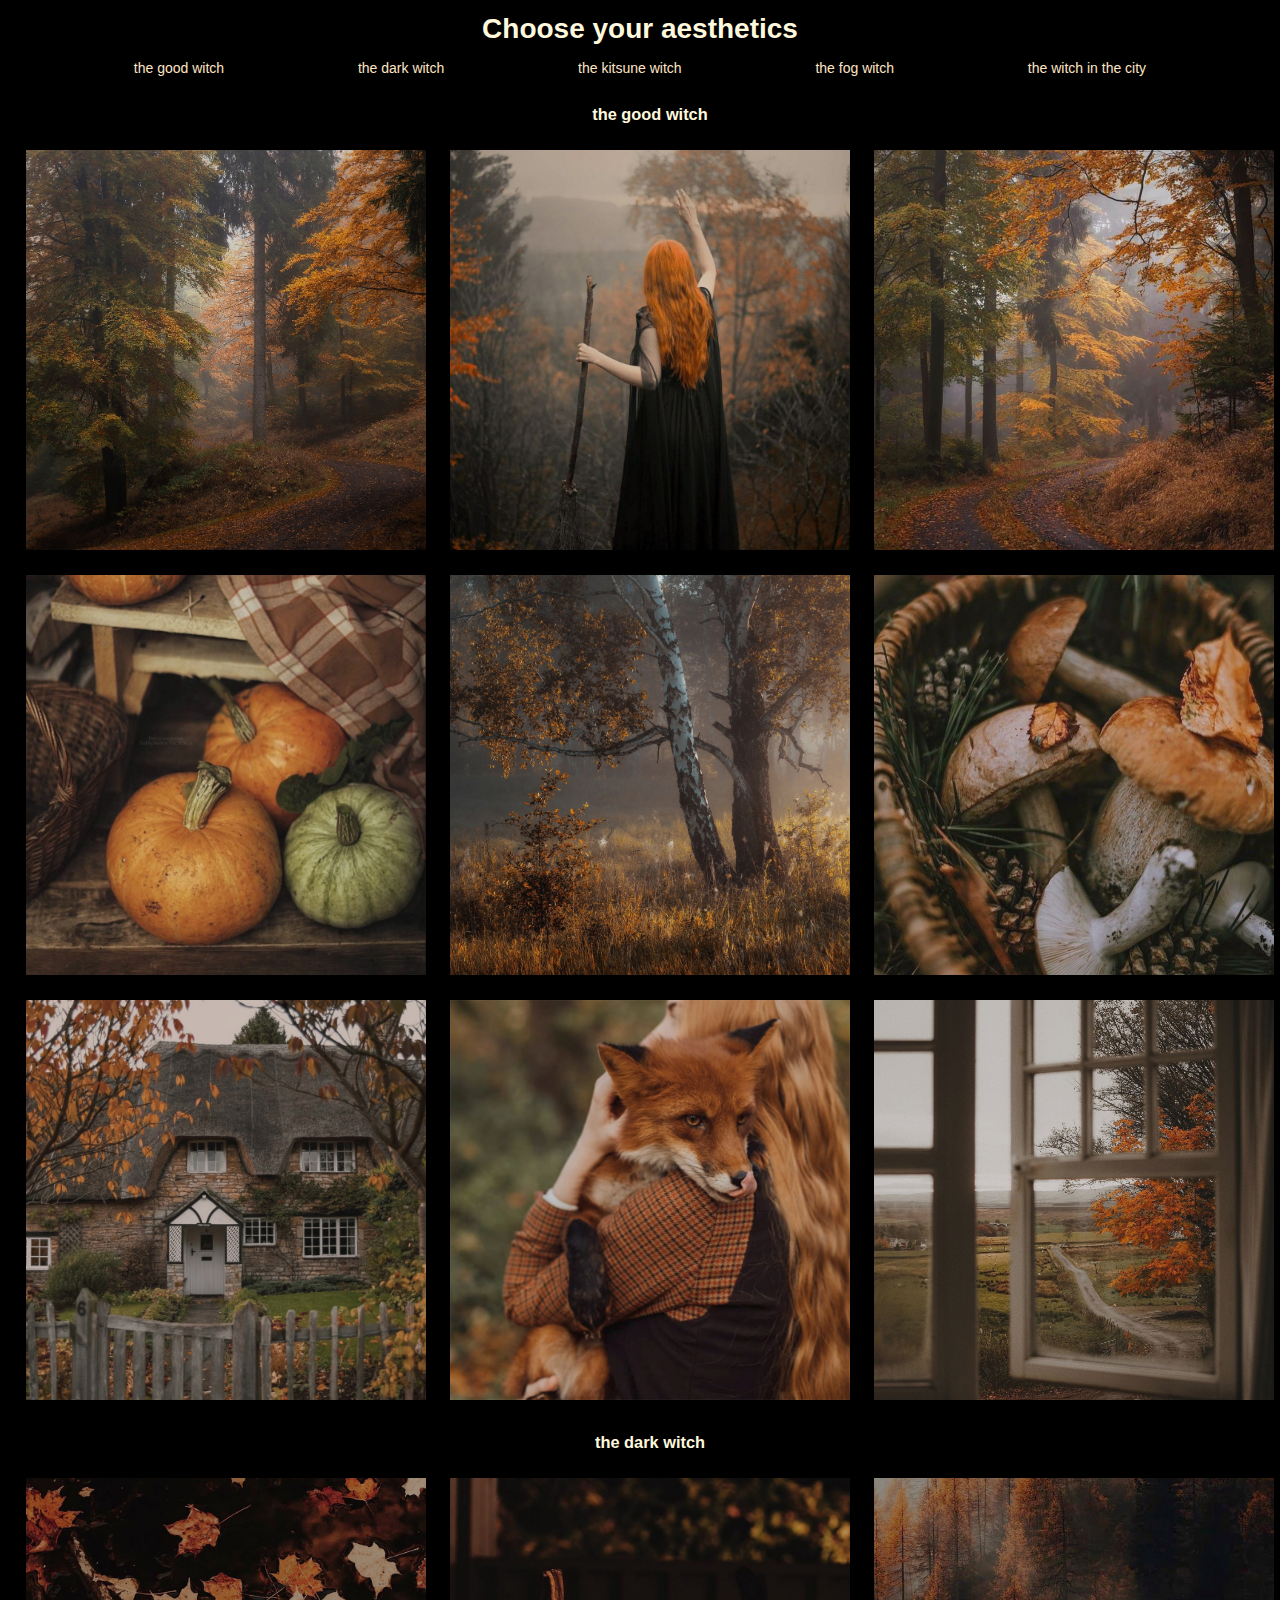
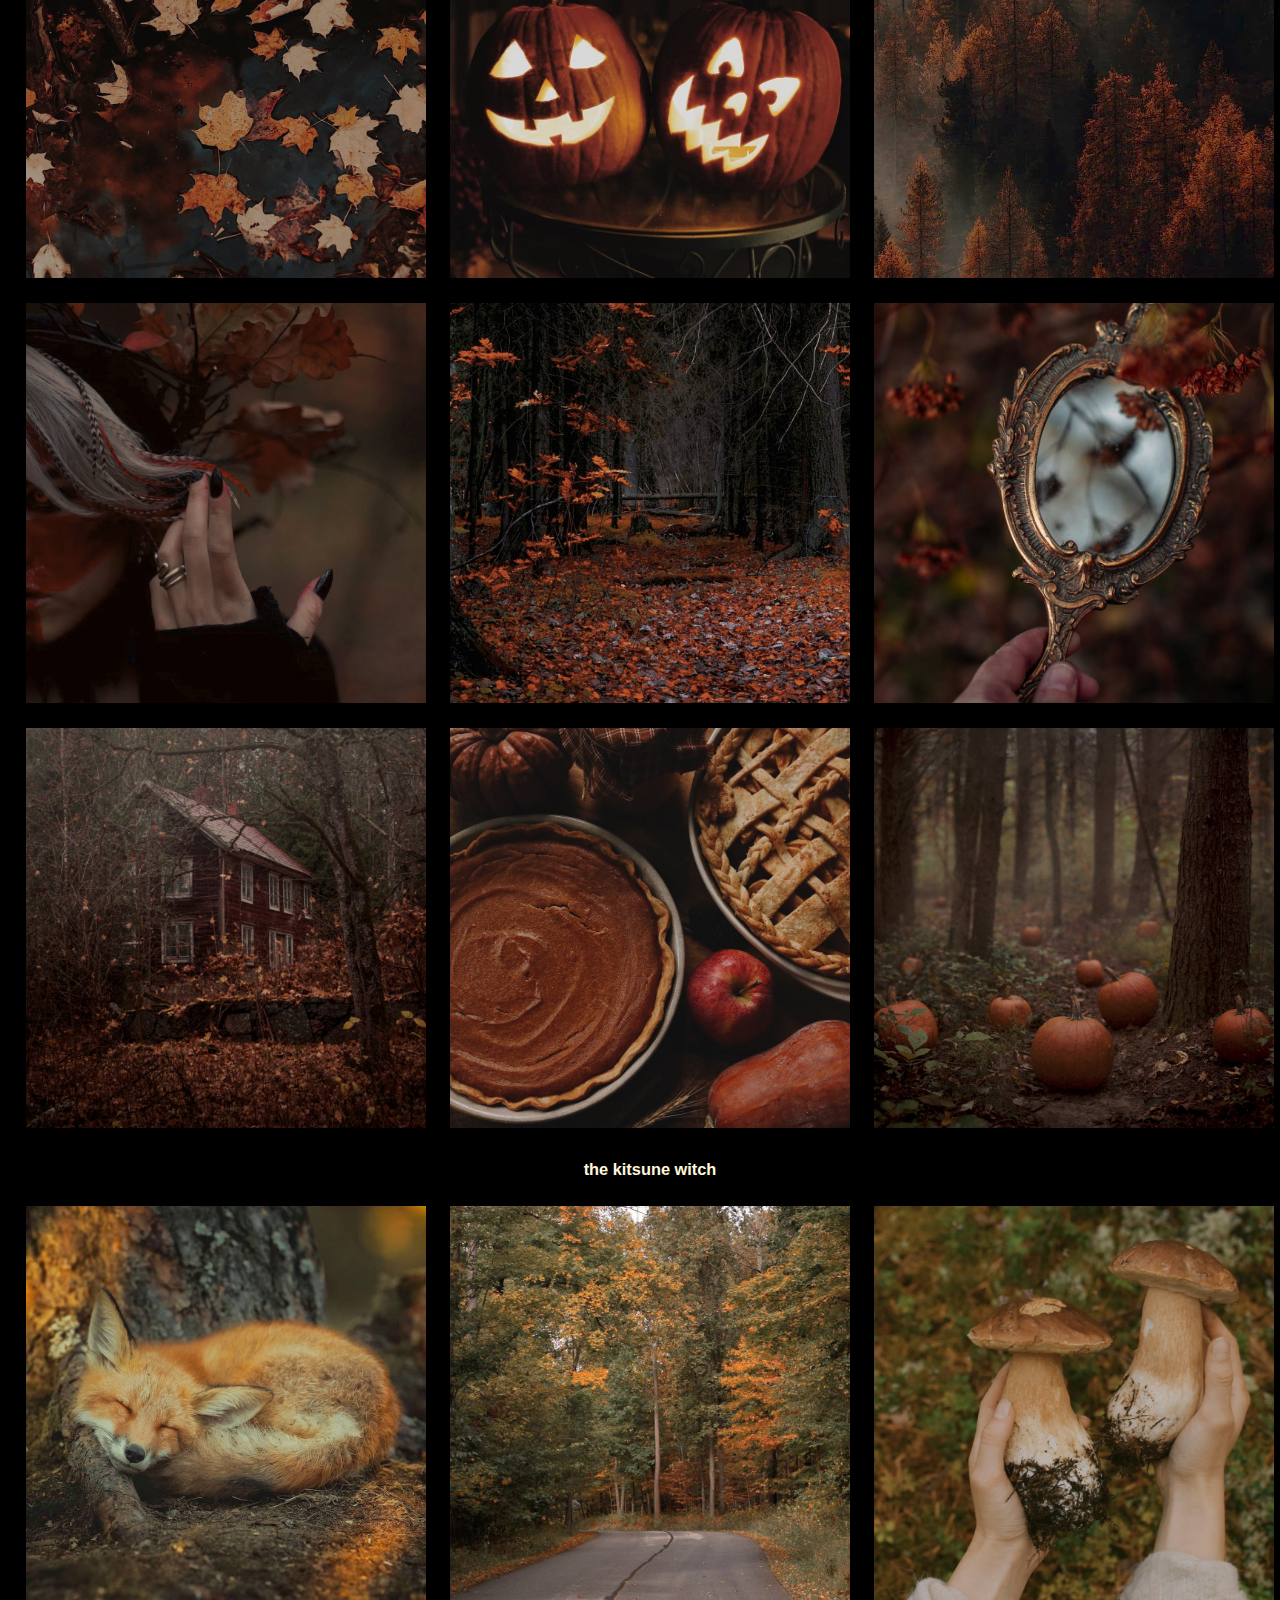
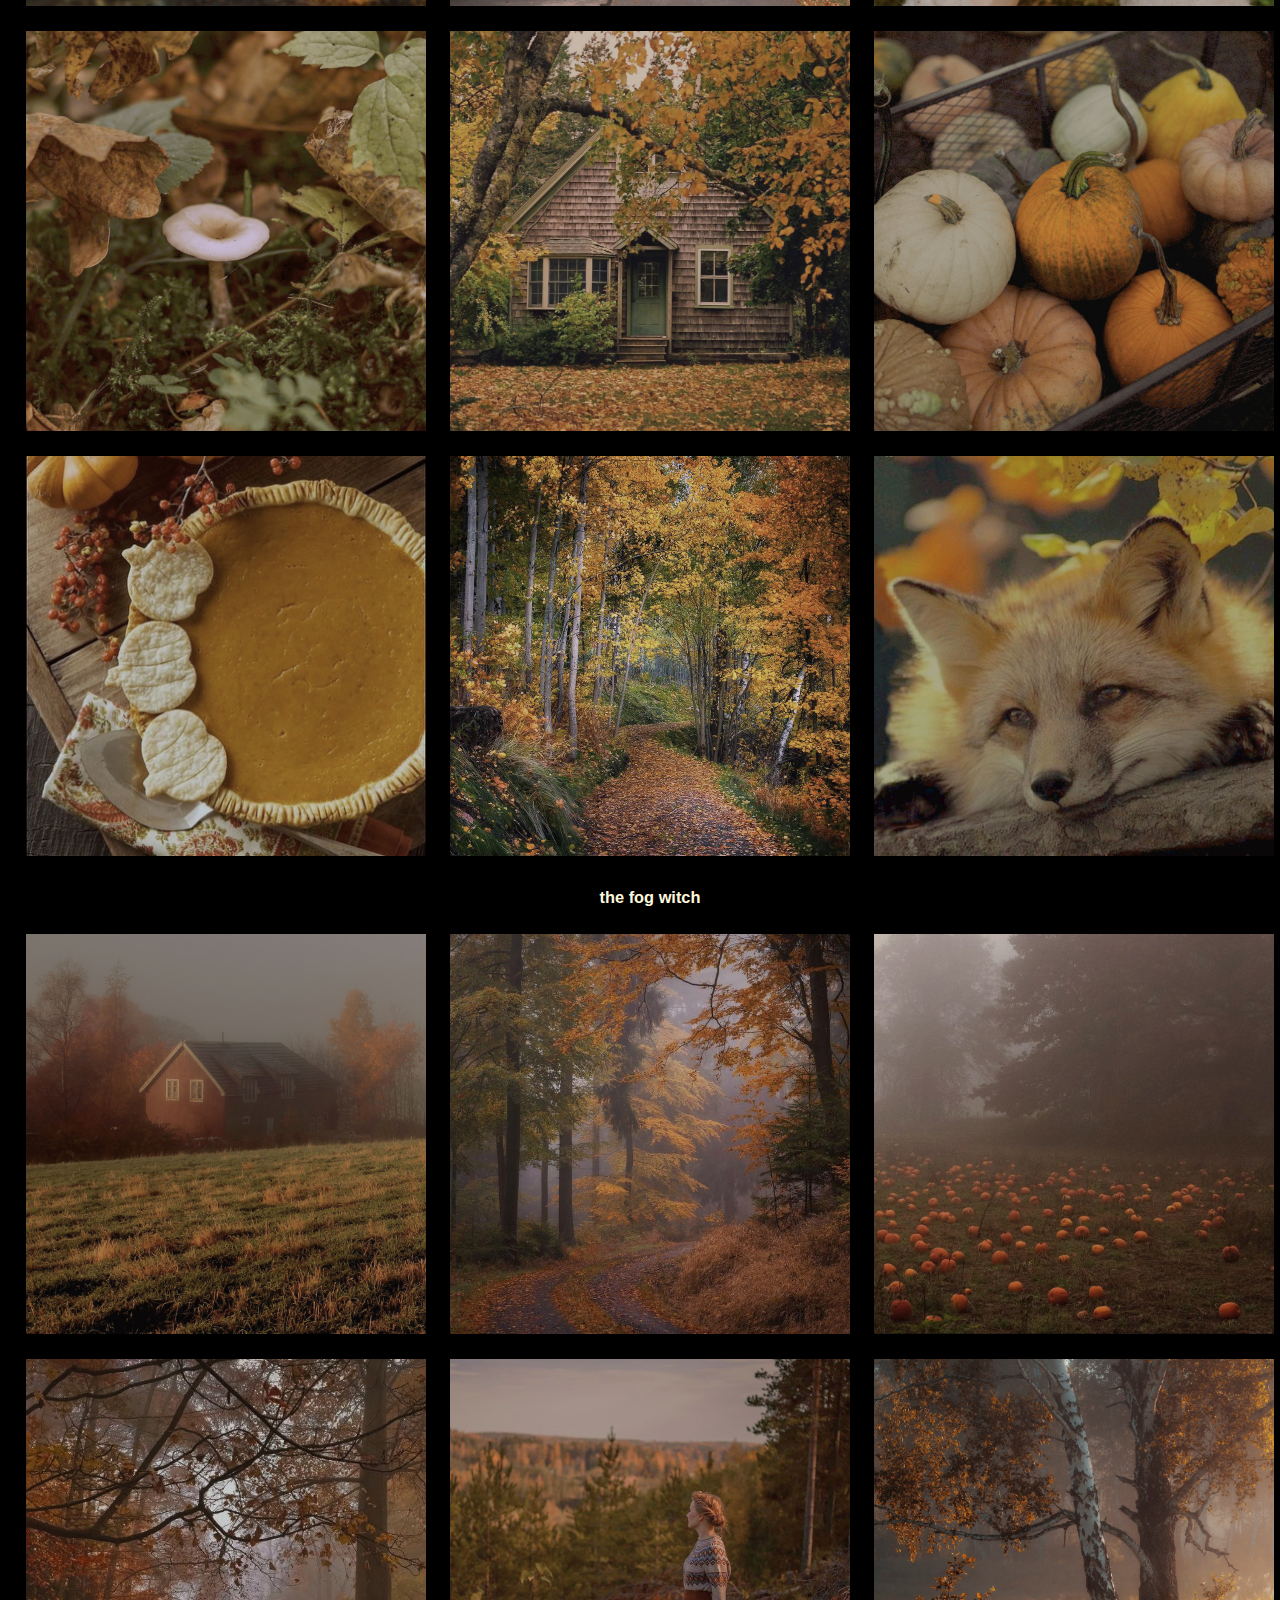
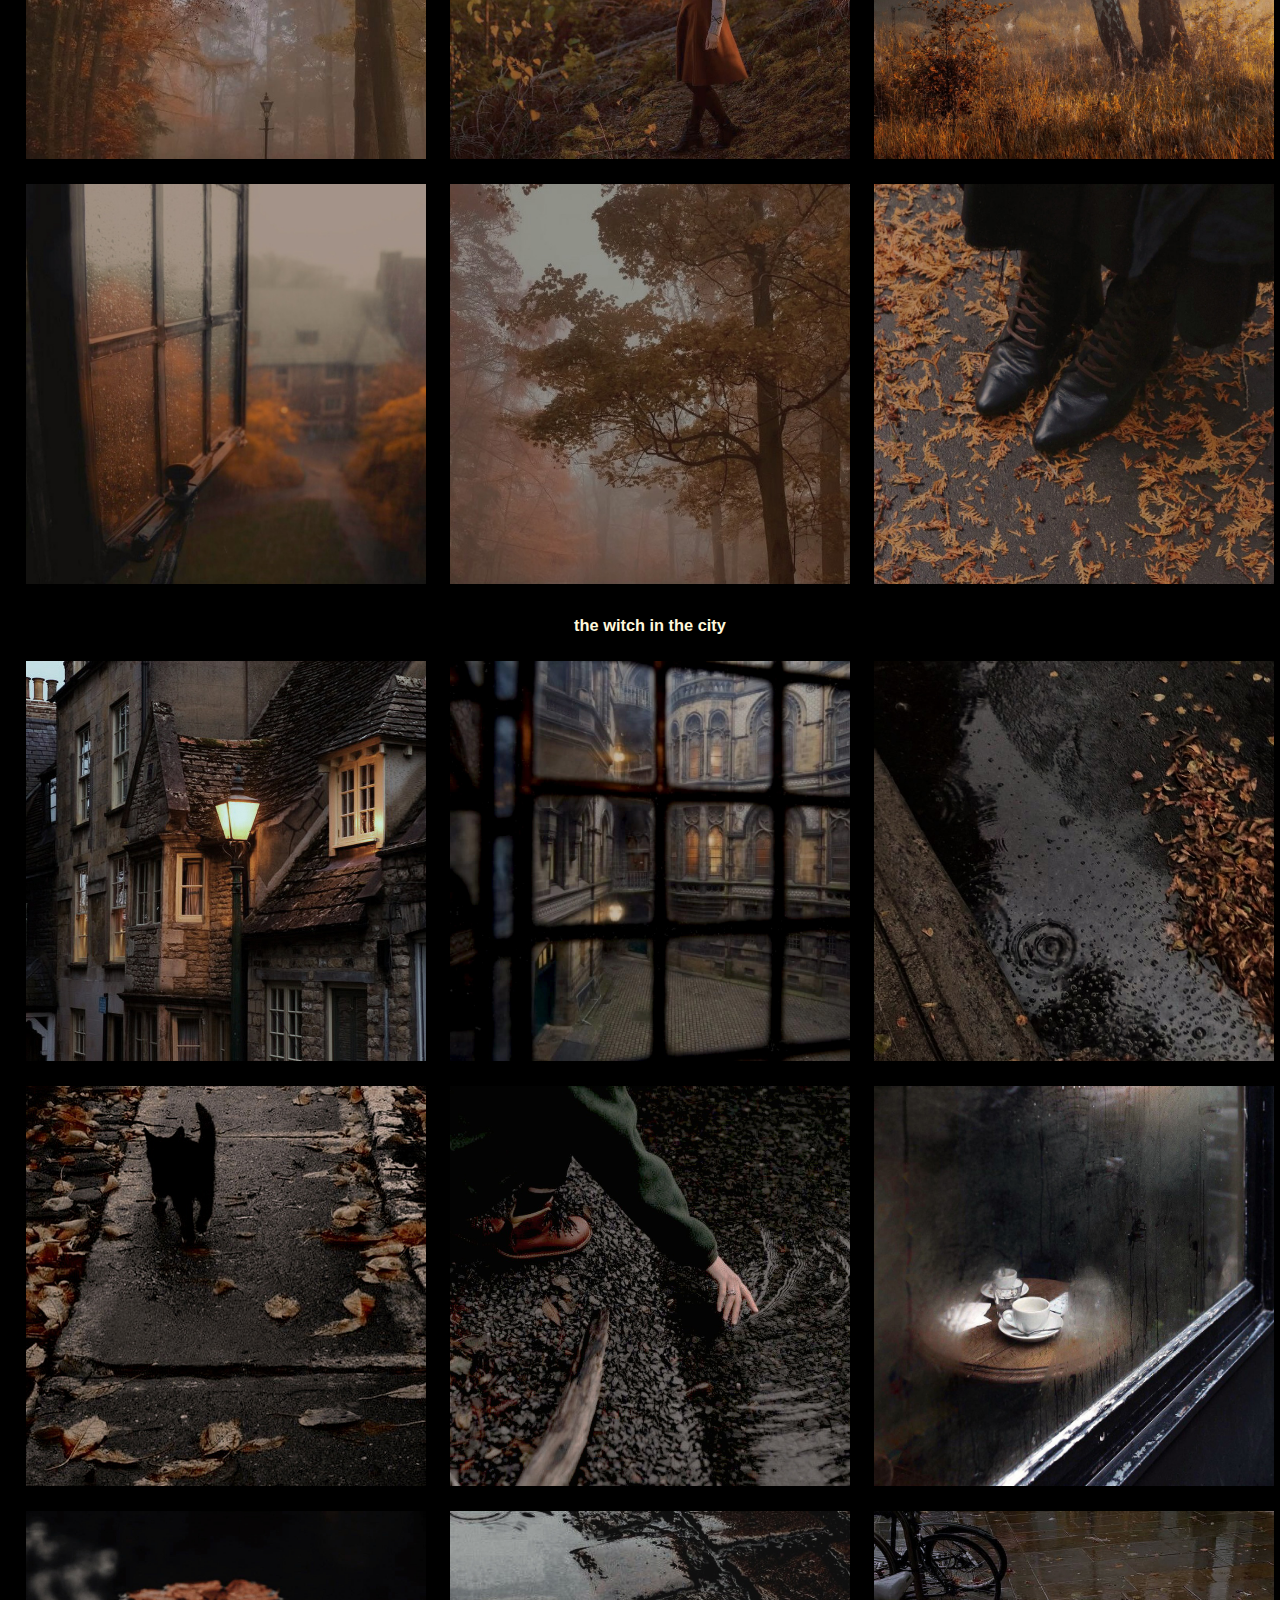
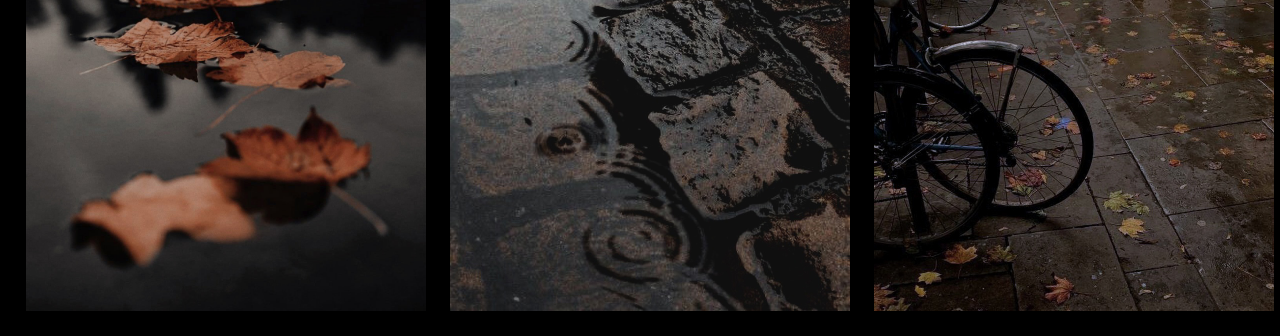
<file: hw5/photogallery/photogallery.html>
<!DOCTYPE html>
<html lang="en">
<head>
    <meta charset="UTF-8">
    <meta name="viewport" content="width=device-width, initial-scale=1.0">
    <title>Document</title>
    <link rel="stylesheet" href="normalize.css">
    <link rel="stylesheet" href="style2.css">
</head>
<body class="body">
    <header><h1>Choose your aesthetics</h1></header>
    <nav class="menu-flex-container">
            <a href="#" class="item-link">the good witch</a>
            <a href="#" class="item-link">the dark witch</a>
            <a href="#" class="item-link">the kitsune witch</a>
            <a href="#" class="item-link">the fog witch</a>
            <a href="#" class="item-link">the witch in the city</a>
    </nav>

    <main class="main-flex-container">
        <section>
            <h3>the good witch</h3>
        <img src="./assets/images/1.jpg" alt="the forest" title="the forest">
        <img src="./assets/images/2.jpg" alt="the witch" title="the witch">
        <img src="./assets/images/3.jpg" alt="the forest" title="the forest">
        <img src="./assets/images/4.jpg" alt="the pumpkins" title="the pumpkins">
        <img src="./assets/images/5.jpg" alt="the forest" title="the forest">
        <img src="./assets/images/6.jpg" alt="the mushrooms" title="the mushrooms">
        <img src="./assets/images/7.jpg" alt="the old house" title="the old house">
        <img src="./assets/images/8.jpg" alt="the fox and the witch" title="the fox and the witch">
        <img src="./assets/images/9.jpg" alt="through the window" title="through the window">
        </section>

        <section>
            <h3>the dark witch</h3>
        <img src="./assets/images/1dd.jpg" alt="the maple leaves" title="the maple leaves">
        <img src="./assets/images/2dd.jpg" alt="the pumpkins" title="the pumpkins">
        <img src="./assets/images/3dd.jpg" alt="the forest" title="the forest">
        <img src="./assets/images/4dd.jpg" alt="the witch" title="the witch">
        <img src="./assets/images/5dd.jpg" alt="the forest" title="the forest">
        <img src="./assets/images/6dd.jpg" alt="the mirror" title="the mirror">
        <img src="./assets/images/7dd.jpg" alt="the house" title="the house">
        <img src="./assets/images/8dd.jpg" alt="the pie" title="the pie">
        <img src="./assets/images/9dd.jpg" alt="the pumpkins" title="the pumpkins">
        </section>

        <section>
            <h3>the kitsune witch</h3>
        <img src="./assets/images/1f.jpg" alt="the sleeping fox" title="the sleeping fox">
        <img src="./assets/images/2f.jpg" alt="gold autumn" title="gold autumn">
        <img src="./assets/images/3f.jpg" alt="the mashrooms" title="the mashrooms">
        <img src="./assets/images/4f.jpg" alt="the mushrooms" title="the mashrooms">
        <img src="./assets/images/5f.jpg" alt="the house" title="the house">
        <img src="./assets/images/6f.jpg" alt="the pumpkins" title="the pumpkins">
        <img src="./assets/images/7f.jpg" alt="the cake" title="the cake">
        <img src="./assets/images/8f.jpg" alt="the forest" title="the forest">
        <img src="./assets/images/9f.jpg" alt="the fox" title="the fox">
        </section>

        <section>
            <h3>the fog witch</h3>
        <img src="./assets/images/1m.jpg" alt="the house" title="the house">
        <img src="./assets/images/2m.jpg" alt="the forest" title="the forest">
        <img src="./assets/images/3m.jpg" alt="the pumpkins" title="the pumpkins">
        <img src="./assets/images/4m.jpg" alt="the forest" title="the forest">
        <img src="./assets/images/5m.jpg" alt="a woman in the forest" title="a woman in the forest">
        <img src="./assets/images/6m.jpg" alt="the tree" title="the tree">
        <img src="./assets/images/7m.jpg" alt="the window" title="the window">
        <img src="./assets/images/8m.jpg" alt="the forest" title="the forest">
        <img src="./assets/images/9m.jpg" alt="the boots" title="the boots">
        </section>

        <section>
            <h3>the witch in the city</h3>
        <img src="./assets/images/1d.jpg" alt="the dark house" title="the dark house">
        <img src="./assets/images/2d.jpg" alt="through the window" title="through the window">
        <img src="./assets/images/3d.jpg" alt="a puddle" title="a puddle">
        <img src="./assets/images/4d.jpg" alt="the black kitten" title="the black kitten">
        <img src="./assets/images/5d.jpg" alt="touch the water" title="touch the water">
        <img src="./assets/images/6d.jpg" alt="the cups" title="the cups">
        <img src="./assets/images/7d.jpg" alt="the maple leaves" title="the maple leaves">
        <img src="./assets/images/8d.jpg" alt="a puddle" title="a puddle">
        <img src="./assets/images/9d.jpg" alt="the bikes" title="the bikes">
        </section>
    </main>
</body>
</html>
</file>
<file: hw5/photogallery/style2.css>
*, *:before, *:after { 
    box-sizing: border-box; 
}

body {  
    font-size: 14px; 
    font-family: Verdana, Arial, sans-serif; 
    line-height: 20px; 
}

a { 
    text-decoration: none;  
    color: bisque;
    transition: all 0.3s linear 0s; 
}

a:hover {
    text-decoration:underline;
    color: chocolate;
}

.body {
    color: cornsilk;
    text-align: center; 
    background-color: black;
}

.menu-flex-container {
    display: flex;
    width: 100%;
    justify-content:space-evenly;
}

.item-link { 
    display: flex;
    flex-flow: row nowrap;
    align-items: center;
}

.flex-container {
    display: flex;
    flex-flow: row;
    justify-content: space-between;
}

.menu {
    display:inline-flex;
    background-color:  rgba(253, 192, 77, 0.5)
}

.button {
    padding: 20px;
    background-color:  rgba(253, 192, 77, 0.5);
}

.main-flex-container {
    display: flex;
    flex-flow: row wrap;
    margin: 10px;
    width: 100%;
    height: 100%;
}

img {
    margin: 10px;
    width: 400px;
    height: 400px;
}

img:hover {
    width: 420px;
    height: 420px;
    border: 1px solid chocolate;
}
</file>
